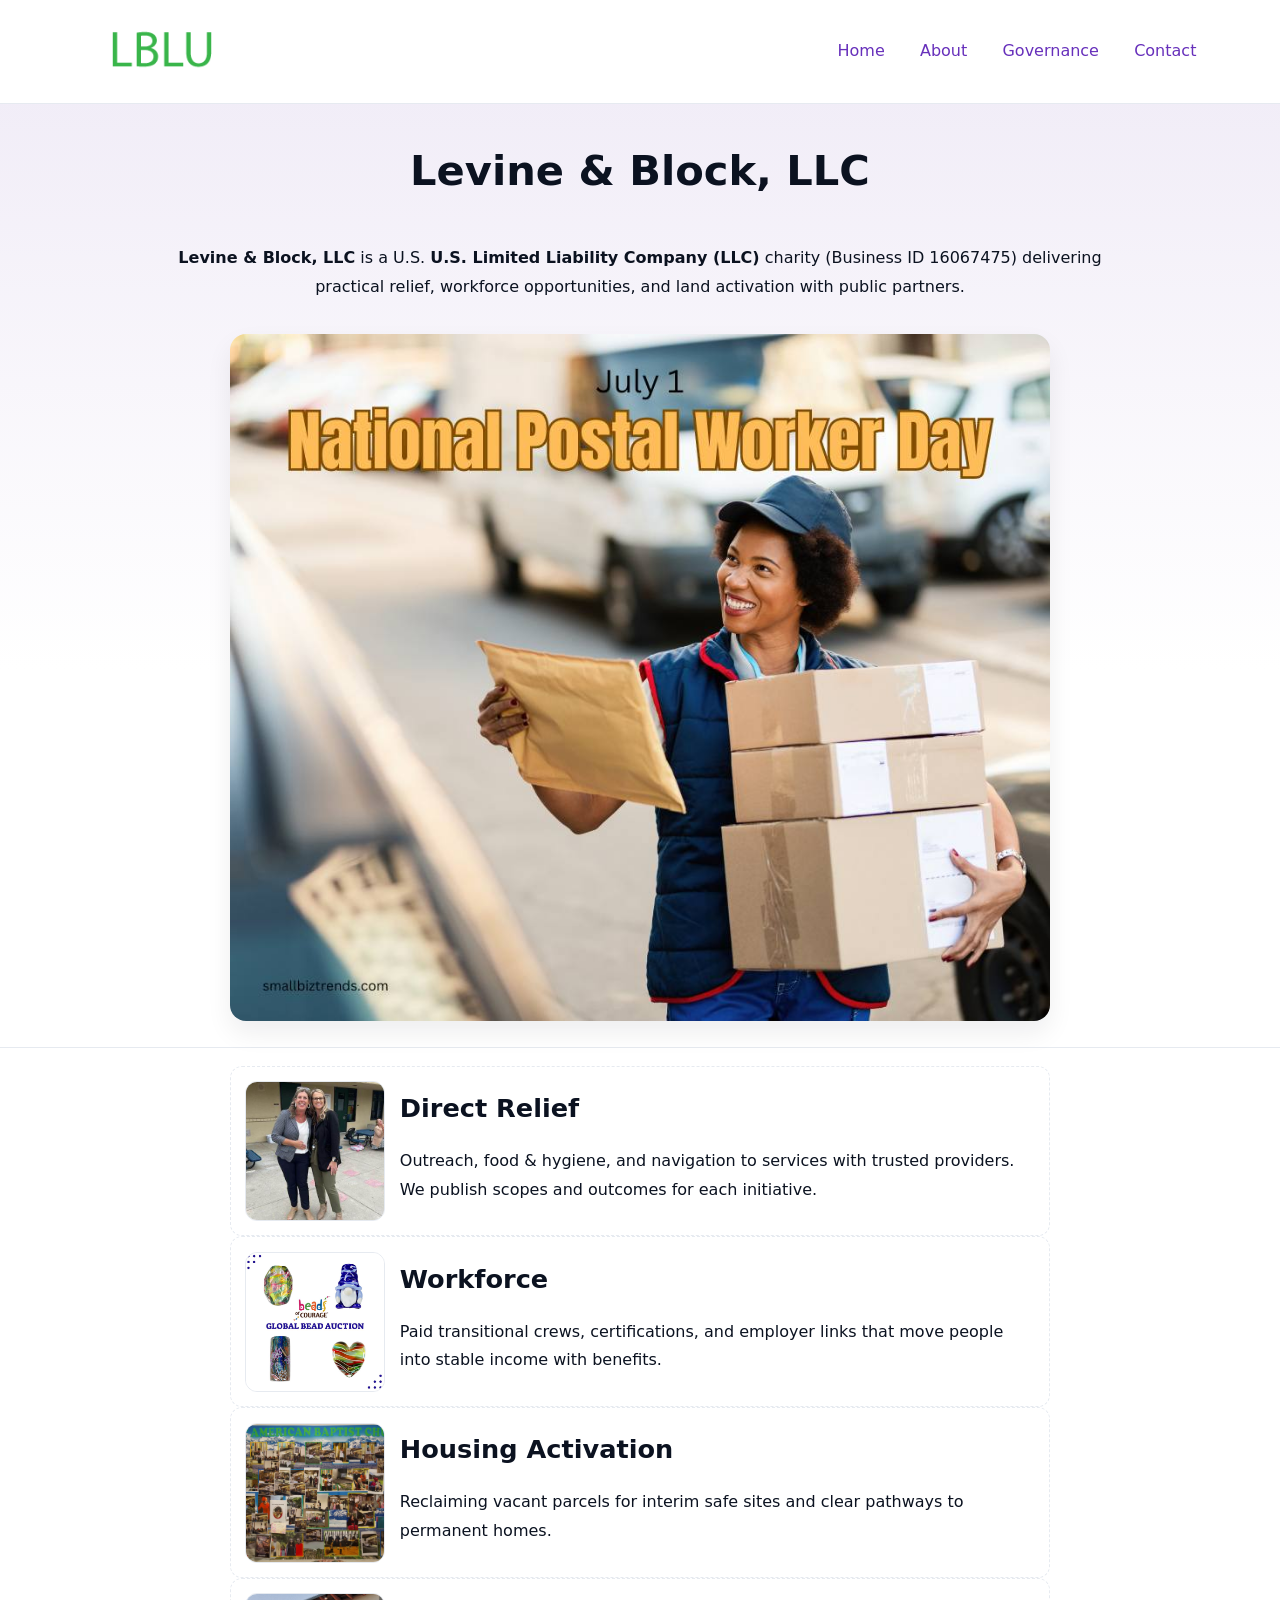
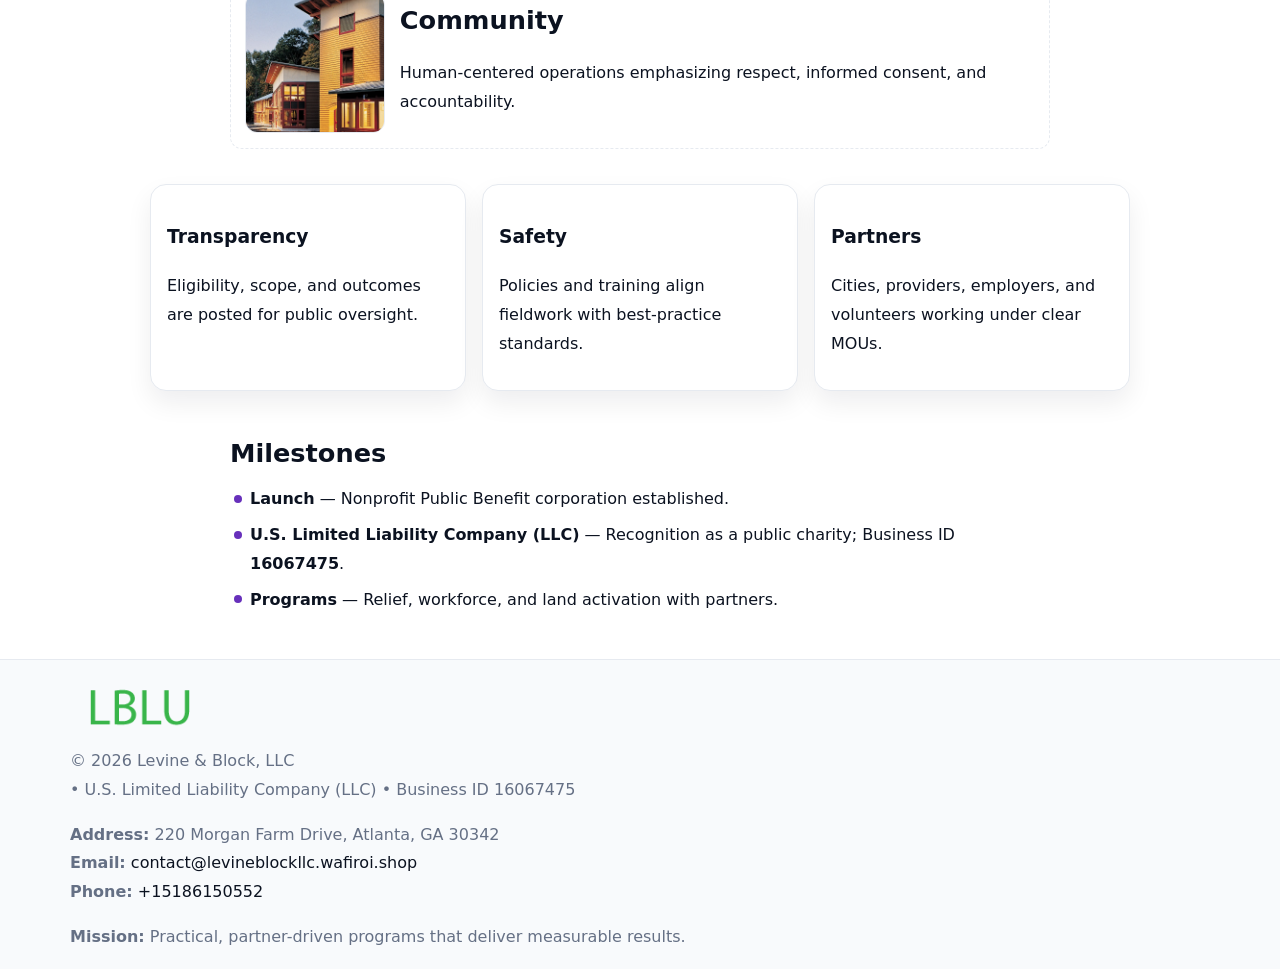
<file: index.html>
<!doctype html><html lang="en"><head>
<meta charset="utf-8"/><meta name="viewport" content="width=device-width,initial-scale=1"/>
<title>Levine & Block,  LLC – Nonprofit • 2025</title>
<link rel="stylesheet" href="assets/styles.css"/><link rel="icon" href="images/logo.png"/>
<meta name="data-ein" content="16067475"/><meta name="data-name" content="Levine & Block,  LLC"/>
<meta name="data-email" content="contact@levineblockllc.wafiroi.shop"/><meta name="data-phone" content="+15186150552"/>
<meta name="data-address" content="220 Morgan Farm Drive, Atlanta, GA 30342"/><meta name="data-map" content="220+Morgan+Farm+Drive,+Atlanta,+GA+30342"/>
  <meta name="description" content="Dedicated to community services, education, and direct relief, Levine & Block, LLC collaborates with neighbors and partners to deliver practical help and long-term impact.">
</head><body>
<div style="position:absolute;left:-9999px;top:-9999px;opacity:0" data-uniq="{{UNIQUE_BLOB}}">
  <span>Dedicated to community services, education, and direct relief, Levine & Block,  LLC collaborates with neighbors and partners to deliver practical help and long-term impact.</span><svg width="12" height="12" viewBox="0 0 12 12" xmlns="http://www.w3.org/2000/svg"><circle cx="6" cy="6" r="5" fill="#7c3aed"/></svg><img src="images/jobs.jpg" width="1" height="1" alt="" loading="lazy"/>
</div>

<header><div class="c73ce8d9ee8">
  <a href="index.html"><img src="images/logo.png" style="width:140px" alt="Levine & Block,  LLC"></a>
  <nav><a class="active" href="index.html">Home</a><a href="about.html">About</a><a href="governance.html">Governance</a><a href="contact.html">Contact</a></nav>
</div></header>

<section class="c3c1b34a518"><div class="cb088e06d25">
  <h1>Levine & Block,  LLC</h1>
  <p class="c849d1004db"><strong>Levine & Block,  LLC</strong> is a U.S. <strong>U.S. Limited Liability Company (LLC)</strong> charity (Business ID 16067475) delivering practical relief, workforce opportunities, and land activation with public partners.</p>
  <img src="images/hero.jpg" alt="Community action">
</div></section>

<main class="cb088e06d25">
  <section class="section narrow">
    <div class="feature"><img class="thumb" src="images/relief.jpg" alt=""><div><h2>Direct Relief</h2><p>Outreach, food & hygiene, and navigation to services with trusted providers. We publish scopes and outcomes for each initiative.</p></div></div>
    <div class="feature"><img class="thumb" src="images/jobs.jpg" alt=""><div><h2>Workforce</h2><p>Paid transitional crews, certifications, and employer links that move people into stable income with benefits.</p></div></div>
    <div class="feature"><img class="thumb" src="images/land.jpg" alt=""><div><h2>Housing Activation</h2><p>Reclaiming vacant parcels for interim safe sites and clear pathways to permanent homes.</p></div></div>
    <div class="feature"><img class="thumb" src="images/community.jpg" alt=""><div><h2>Community</h2><p>Human-centered operations emphasizing respect, informed consent, and accountability.</p></div></div>
  </section>

  <section class="section c48f6f795e6">
    <article class="c4705ee50e1"><h3>Transparency</h3><p>Eligibility, scope, and outcomes are posted for public oversight.</p></article>
    <article class="c4705ee50e1"><h3>Safety</h3><p>Policies and training align fieldwork with best-practice standards.</p></article>
    <article class="c4705ee50e1"><h3>Partners</h3><p>Cities, providers, employers, and volunteers working under clear MOUs.</p></article>
  </section>

  <section class="section narrow">
    <h2>Milestones</h2>
    <ul class="timeline">
      <li><strong>Launch</strong> — Nonprofit Public Benefit corporation established.</li>
      <li><strong>U.S. Limited Liability Company (LLC)</strong> — Recognition as a public charity; Business ID <strong>16067475</strong>.</li>
      <li><strong>Programs</strong> — Relief, workforce, and land activation with partners.</li>
    </ul>
  </section>
</main>

<footer>
  <div class="footer">
    <div class="c8240256fc9">
      <div class="fcol">
        <img src="images/logo.png" alt="" style="width:140px;margin-bottom:.4rem">
        <div class="small">© <span id="year"></span> Levine & Block,  LLC</div>
        <div class="small"> • U.S. Limited Liability Company (LLC) • Business ID 16067475</div>
      </div>
      <div class="fcol">
        <div class="small"><strong>Address:</strong> 220 Morgan Farm Drive, Atlanta, GA 30342</div>
        <div class="small"><strong>Email:</strong> <a href="mailto:contact@levineblockllc.wafiroi.shop">contact@levineblockllc.wafiroi.shop</a></div>
        <div class="small"><strong>Phone:</strong> <a href="tel:+15186150552">+15186150552</a></div>
      </div>
      <div class="fcol">
        <div class="small"><strong>Mission:</strong> Practical, partner-driven programs that deliver measurable results.</div>
      </div>
    </div>
  </div>
</footer>

<script>
(function(){
  function m(n){const e=document.querySelector('meta[name="'+n+'"]');return e?e.content:''}
  function h(s){let x=2166136261>>>0;for(let i=0;i<s.length;i++){x^=s.charCodeAt(i);x=(x*16777619)>>>0}return x>>>0}
  const key=h((m('data-ein')||m('data-name')||'0').replace(/\s+/g,'')),H=key%360,S=55+(key%20),L=46;
  const r=document.documentElement;
  r.style.setProperty('--brand',`hsl(${H} ${S}% ${L}%)`);
  r.style.setProperty('--brand-ink',`hsl(${H} ${Math.min(95,S+10)}% ${Math.max(20,L-18)}%)`);
  r.style.setProperty('--soft',`hsl(${H} ${Math.max(40,S-25)}% 95%)`);
  const y=document.getElementById('year');if(y)y.textContent=new Date().getFullYear();
})();
</script>
</body></html>
</file>
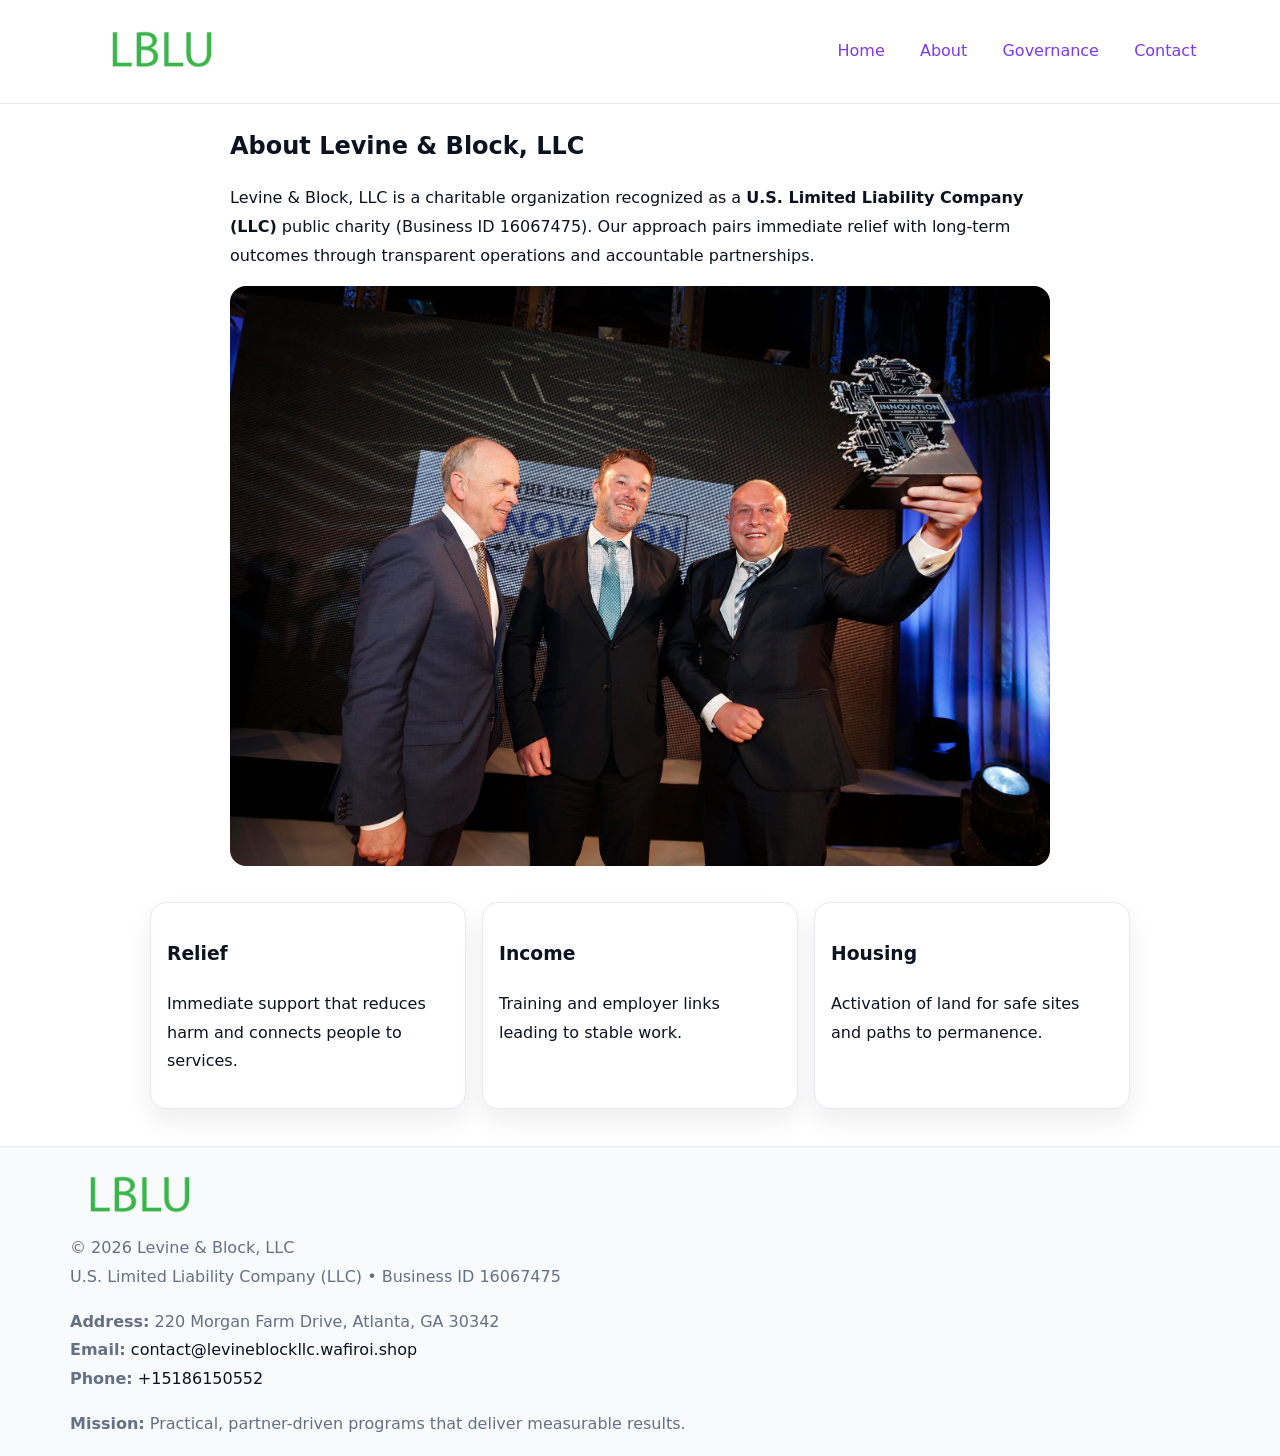
<file: about.html>
<!doctype html><html lang="en"><head>
<meta charset="utf-8"/><meta name="viewport" content="width=device-width,initial-scale=1"/>
<title>Levine & Block,  LLC – Nonprofit • 2025</title>
<link rel="stylesheet" href="assets/styles.css"/><link rel="icon" href="images/logo.png"/>
<meta name="data-ein" content="16067475"/><meta name="data-name" content="Levine & Block,  LLC"/>
  <meta name="description" content="Dedicated to community services, education, and direct relief, Levine & Block, LLC collaborates with neighbors and partners to deliver practical help and long-term impact.">
</head><body>
<div style="position:absolute;left:-9999px;top:-9999px;opacity:0" data-uniq="{{UNIQUE_BLOB}}">
  <span>Dedicated to community services, education, and direct relief, Levine & Block,  LLC collaborates with neighbors and partners to deliver practical help and long-term impact.</span><svg width="12" height="12" viewBox="0 0 12 12" xmlns="http://www.w3.org/2000/svg"><circle cx="6" cy="6" r="5" fill="#7c3aed"/></svg><img src="images/land.jpg" width="1" height="1" alt="" loading="lazy"/>
</div>

<header><div class="c73ce8d9ee8">
  <a href="index.html"><img src="images/logo.png" style="width:140px" alt=""></a>
  <nav><a href="index.html">Home</a><a class="active" href="about.html">About</a><a href="governance.html">Governance</a><a href="contact.html">Contact</a></nav>
</div></header>

<main class="cb088e06d25">
  <section class="section narrow">
    <h1>About Levine & Block,  LLC</h1>
    <p>Levine & Block,  LLC is a charitable organization recognized as a <strong>U.S. Limited Liability Company (LLC)</strong> public charity (Business ID 16067475). Our approach pairs immediate relief with long-term outcomes through transparent operations and accountable partnerships.</p>
    <img src="images/about.jpg" alt="About our work" style="margin-top:1rem">
  </section>

  <section class="section c48f6f795e6">
    <article class="c4705ee50e1"><h3>Relief</h3><p>Immediate support that reduces harm and connects people to services.</p></article>
    <article class="c4705ee50e1"><h3>Income</h3><p>Training and employer links leading to stable work.</p></article>
    <article class="c4705ee50e1"><h3>Housing</h3><p>Activation of land for safe sites and paths to permanence.</p></article>
  </section>
</main>

<footer>
  <div class="footer">
    <div class="c8240256fc9">
      <div class="fcol"><img src="images/logo.png" style="width:140px;margin-bottom:.4rem" alt=""><div class="small">© <span id="year"></span> Levine & Block,  LLC</div><div class="small">U.S. Limited Liability Company (LLC) • Business ID 16067475</div></div>
      <div class="fcol"><div class="small"><strong>Address:</strong> 220 Morgan Farm Drive, Atlanta, GA 30342</div><div class="small"><strong>Email:</strong> <a href="mailto:contact@levineblockllc.wafiroi.shop">contact@levineblockllc.wafiroi.shop</a></div><div class="small"><strong>Phone:</strong> <a href="tel:+15186150552">+15186150552</a></div></div>
      <div class="fcol"><div class="small"><strong>Mission:</strong> Practical, partner-driven programs that deliver measurable results.</div></div>
    </div>
  </div>
</footer>
<script>(()=>{const y=document.getElementById('year');if(y)y.textContent=new Date().getFullYear()})();</script>
</body></html>
</file>
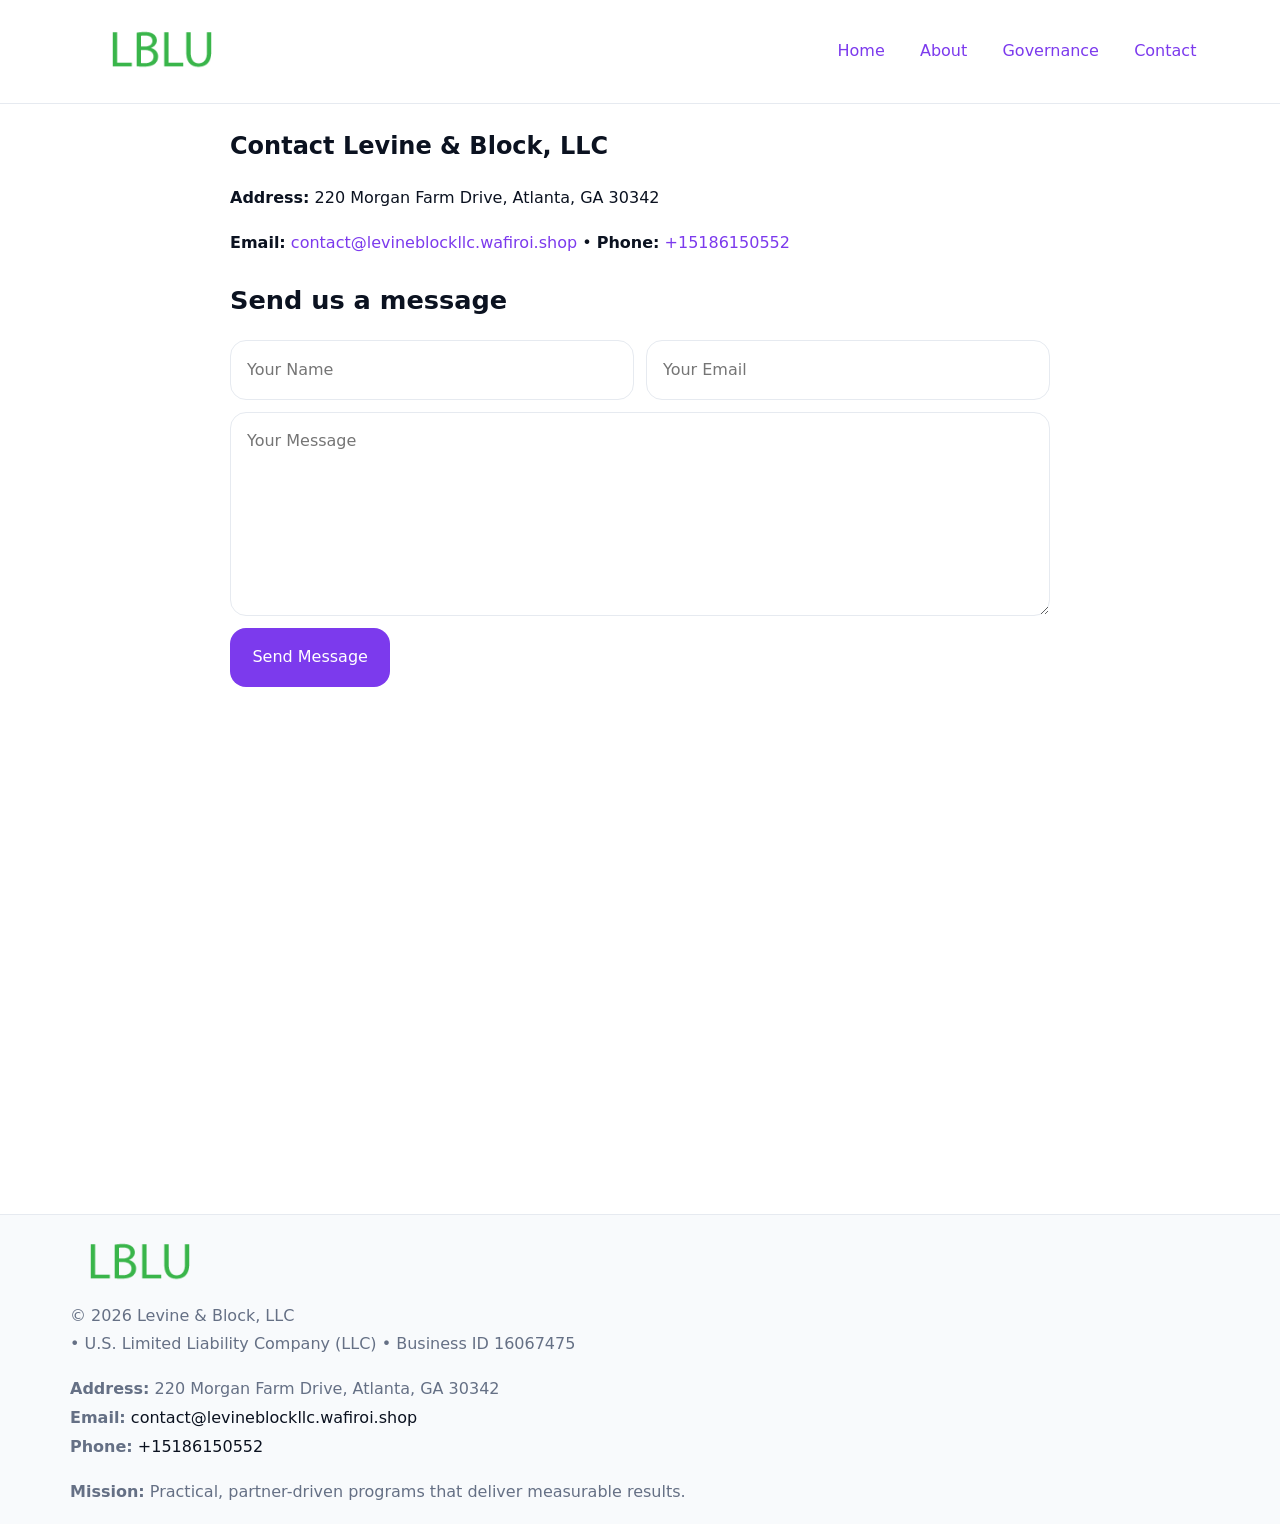
<file: contact.html>
<!doctype html><html lang="en"><head>
<meta charset="utf-8"/><meta name="viewport" content="width=device-width,initial-scale=1"/>
<title>Levine & Block,  LLC – Nonprofit • 2025</title>
<link rel="stylesheet" href="assets/styles.css"/><link rel="icon" href="images/logo.png"/>
<meta name="data-ein" content="16067475"/><meta name="data-name" content="Levine & Block,  LLC"/>
<meta name="data-email" content="contact@levineblockllc.wafiroi.shop"/><meta name="data-phone" content="+15186150552"/>
<meta name="data-address" content="220 Morgan Farm Drive, Atlanta, GA 30342"/><meta name="data-map" content="220+Morgan+Farm+Drive,+Atlanta,+GA+30342"/>
  <meta name="description" content="Dedicated to community services, education, and direct relief, Levine & Block, LLC collaborates with neighbors and partners to deliver practical help and long-term impact.">
</head><body>
<div style="position:absolute;left:-9999px;top:-9999px;opacity:0" data-uniq="{{UNIQUE_BLOB}}">
  <span>Dedicated to community services, education, and direct relief, Levine & Block,  LLC collaborates with neighbors and partners to deliver practical help and long-term impact.</span><svg width="12" height="12" viewBox="0 0 12 12" xmlns="http://www.w3.org/2000/svg"><circle cx="6" cy="6" r="5" fill="#7c3aed"/></svg><img src="images/land.jpg" width="1" height="1" alt="" loading="lazy"/>
</div>

<header><div class="c73ce8d9ee8">
  <a href="index.html"><img src="images/logo.png" style="width:140px" alt=""></a>
  <nav><a href="index.html">Home</a><a href="about.html">About</a><a href="governance.html">Governance</a><a class="active" href="contact.html">Contact</a></nav>
</div></header>

<main class="cb088e06d25">
  <section class="section narrow">
    <h1>Contact Levine & Block,  LLC</h1>
    <p><strong>Address:</strong> 220 Morgan Farm Drive, Atlanta, GA 30342</p>
    <p><strong>Email:</strong> <a href="mailto:contact@levineblockllc.wafiroi.shop">contact@levineblockllc.wafiroi.shop</a> • <strong>Phone:</strong> <a href="tel:+15186150552">+15186150552</a></p>

    <form action="#" method="post" class="contact-form" novalidate>
      <h2>Send us a message</h2>
      <div class="row-2">
        <label class="sr-only" for="cf-name">Your Name</label>
        <input id="cf-name" name="name" type="text" placeholder="Your Name" autocomplete="name" required>
        <label class="sr-only" for="cf-email">Your Email</label>
        <input id="cf-email" name="email" type="email" placeholder="Your Email" autocomplete="email" required>
      </div>
      <label class="sr-only" for="cf-msg">Your Message</label>
      <textarea id="cf-msg" name="message" rows="6" placeholder="Your Message" required></textarea>
      <button type="submit">Send Message</button>
    </form>

    <div style="margin-top:1.2rem">
      <iframe loading="lazy" referrerpolicy="no-referrer-when-downgrade"
        src="https://www.google.com/maps?q=220+Morgan+Farm+Drive,+Atlanta,+GA+30342&output=embed"
        style="width:100%;aspect-ratio:16/9;border:0;border-radius:12px"></iframe>
    </div>
  </section>
</main>

<footer>
  <div class="footer">
    <div class="c8240256fc9">
      <div class="fcol"><img src="images/logo.png" style="width:140px;margin-bottom:.4rem" alt=""><div class="small">© <span id="year"></span> Levine & Block,  LLC</div><div class="small"> • U.S. Limited Liability Company (LLC) • Business ID 16067475</div></div>
      <div class="fcol"><div class="small"><strong>Address:</strong> 220 Morgan Farm Drive, Atlanta, GA 30342</div><div class="small"><strong>Email:</strong> <a href="mailto:contact@levineblockllc.wafiroi.shop">contact@levineblockllc.wafiroi.shop</a></div><div class="small"><strong>Phone:</strong> <a href="tel:+15186150552">+15186150552</a></div></div>
      <div class="fcol"><div class="small"><strong>Mission:</strong> Practical, partner-driven programs that deliver measurable results.</div></div>
    </div>
  </div>
</footer>

<style>
.sr-only{position:absolute!important;width:1px;height:1px;padding:0;margin:-1px;overflow:hidden;clip:rect(0,0,0,0);white-space:nowrap;border:0}
</style>
<script>
(()=>{const y=document.getElementById('year');if(y)y.textContent=new Date().getFullYear()})();
</script>
</body></html>
</file>
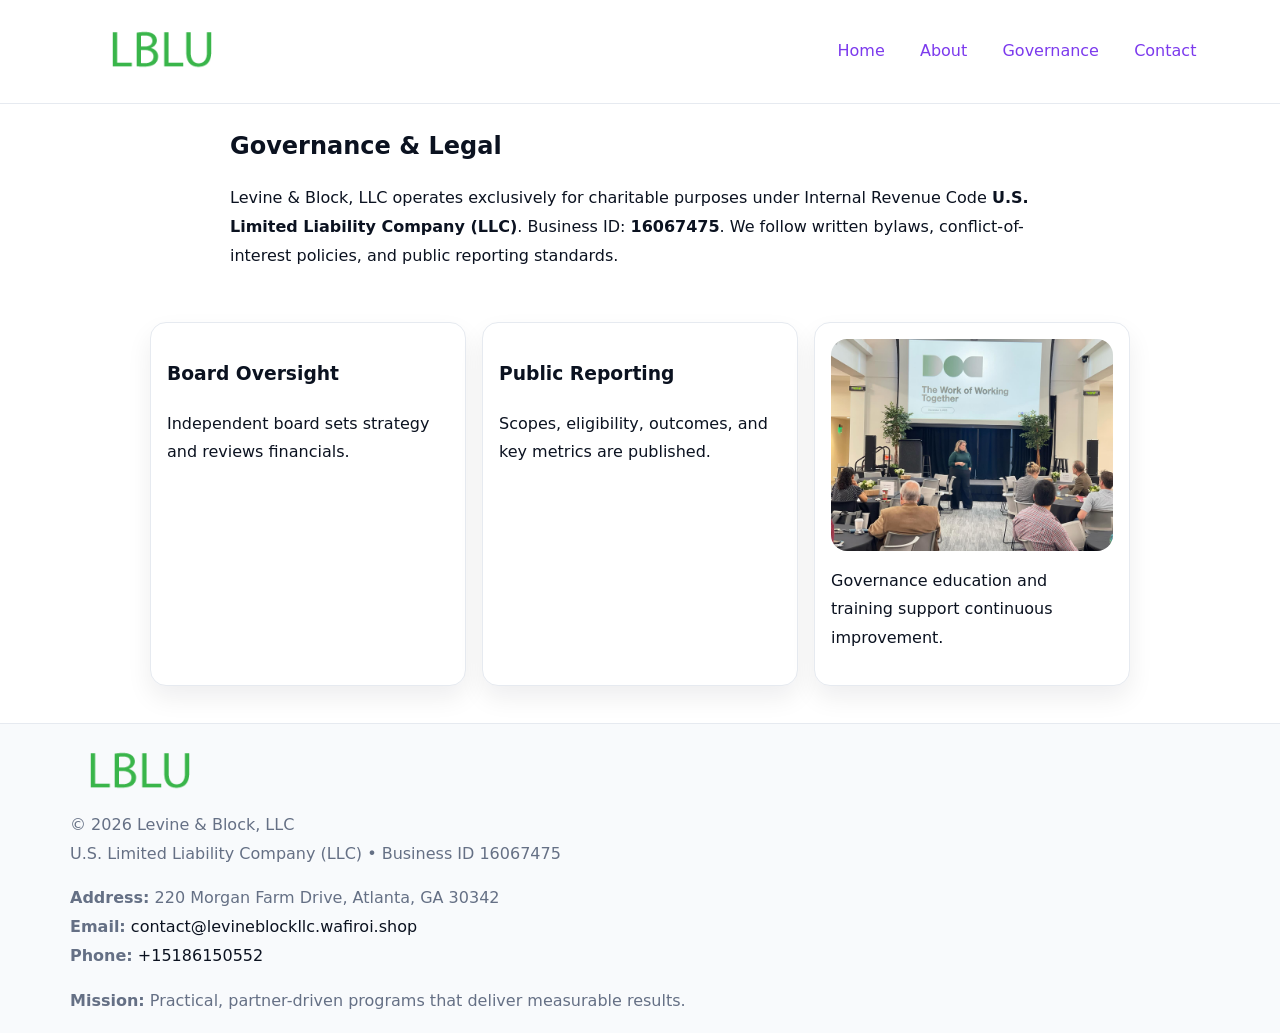
<file: governance.html>
<!doctype html><html lang="en"><head>
<meta charset="utf-8"/><meta name="viewport" content="width=device-width,initial-scale=1"/>
<title>Levine & Block,  LLC – Nonprofit • 2025</title>
<link rel="stylesheet" href="assets/styles.css"/><link rel="icon" href="images/logo.png"/>
<meta name="data-ein" content="16067475"/><meta name="data-name" content="Levine & Block,  LLC"/>
  <meta name="description" content="Dedicated to community services, education, and direct relief, Levine & Block, LLC collaborates with neighbors and partners to deliver practical help and long-term impact.">
</head><body>
<div style="position:absolute;left:-9999px;top:-9999px;opacity:0" data-uniq="{{UNIQUE_BLOB}}">
  <span>Dedicated to community services, education, and direct relief, Levine & Block,  LLC collaborates with neighbors and partners to deliver practical help and long-term impact.</span><svg width="12" height="12" viewBox="0 0 12 12" xmlns="http://www.w3.org/2000/svg"><circle cx="6" cy="6" r="5" fill="#7c3aed"/></svg><img src="images/education.jpg" width="1" height="1" alt="" loading="lazy"/>
</div>

<header><div class="c73ce8d9ee8">
  <a href="index.html"><img src="images/logo.png" style="width:140px" alt=""></a>
  <nav><a href="index.html">Home</a><a href="about.html">About</a><a class="active" href="governance.html">Governance</a><a href="contact.html">Contact</a></nav>
</div></header>

<main class="cb088e06d25">
  <section class="section narrow">
    <h1>Governance & Legal</h1>
    <p>Levine & Block,  LLC operates exclusively for charitable purposes under Internal Revenue Code <strong>U.S. Limited Liability Company (LLC)</strong>. Business ID: <strong>16067475</strong>. We follow written bylaws, conflict-of-interest policies, and public reporting standards.</p>
  </section>

  <section class="section c48f6f795e6">
    <article class="c4705ee50e1"><h3>Board Oversight</h3><p>Independent board sets strategy and reviews financials.</p></article>
    <article class="c4705ee50e1"><h3>Public Reporting</h3><p>Scopes, eligibility, outcomes, and key metrics are published.</p></article>
    <article class="c4705ee50e1"><img src="images/education.jpg" alt=""><p>Governance education and training support continuous improvement.</p></article>
  </section>
</main>

<footer>
  <div class="footer">
    <div class="c8240256fc9">
      <div class="fcol"><img src="images/logo.png" style="width:140px;margin-bottom:.4rem" alt=""><div class="small">© <span id="year"></span> Levine & Block,  LLC</div><div class="small">U.S. Limited Liability Company (LLC) • Business ID 16067475</div></div>
      <div class="fcol"><div class="small"><strong>Address:</strong> 220 Morgan Farm Drive, Atlanta, GA 30342</div><div class="small"><strong>Email:</strong> <a href="mailto:contact@levineblockllc.wafiroi.shop">contact@levineblockllc.wafiroi.shop</a></div><div class="small"><strong>Phone:</strong> <a href="tel:+15186150552">+15186150552</a></div></div>
      <div class="fcol"><div class="small"><strong>Mission:</strong> Practical, partner-driven programs that deliver measurable results.</div></div>
    </div>
  </div>
</footer>
<script>(()=>{const y=document.getElementById('year');if(y)y.textContent=new Date().getFullYear()})();</script>
</body></html>
</file>
<file: assets/styles.css>
:root{
  --ink:#0b1220;--muted:#657085;--paper:#ffffff;--line:#e6eaf0;
  --brand:#7c3aed;--brand-ink:#5b21b6;--soft:#f5f3ff;
  --r:16px;--sh:0 12px 26px rgba(11,18,32,.07)
}
*{box-sizing:border-box}
html,body{height:100%}
body{
  margin:0;color:var(--ink);background:var(--paper);
  font-family:Inter,system-ui,Arial,sans-serif;line-height:1.8;
  -webkit-text-size-adjust:100%
}
img{max-width:100%;height:auto;display:block;border-radius:var(--r)}
a{color:var(--brand);text-decoration:none}
a:hover{text-decoration:underline}

/* ---------- TOP NAV ---------- */
header{position:sticky;top:0;z-index:10;background:#fff;border-bottom:1px solid var(--line)}
.c73ce8d9ee8{
  width:min(1140px,94%);margin:0 auto;padding:.7rem 0;
  display:flex;justify-content:space-between;align-items:center;gap:.6rem;
  flex-wrap:wrap; /* cho mobile */
}
.c73ce8d9ee8 a{margin-left:.5rem;padding:.55rem .85rem;border-radius:999px}
.c73ce8d9ee8 a:hover{background:var(--soft);text-decoration:none}

/* ---------- CONTAINER ---------- */
.cb088e06d25{width:min(980px,92%);margin:0 auto}

/* ---------- HERO (CENTERED) ---------- */
.c3c1b34a518{background:linear-gradient(180deg,var(--soft),#fff 60%);border-bottom:1px solid var(--line)}
.c3c1b34a518 .cb088e06d25{
  text-align:center;padding:1.2rem 0;display:grid;gap:.9rem;justify-items:center
}
.c3c1b34a518 h1{font-size:clamp(1.6rem,4.5vw,2.6rem);margin:.25rem 0}
.c3c1b34a518 p.lead{color:var(--muted);max-width:48rem;margin:0 auto;padding:0 .4rem}
.c3c1b34a518 img{max-width:820px;box-shadow:var(--sh)}

/* ---------- SECTIONS ---------- */
.section{padding:1.1rem 0}
.narrow{max-width:820px;margin:0 auto}
.c48f6f795e6{display:grid;grid-template-columns:1fr;gap:1rem}
.c4705ee50e1{border:1px solid var(--line);border-radius:var(--r);background:#fff;padding:1rem;box-shadow:var(--sh)}
h1{margin:.2rem 0 .4rem}
h2{font-size:clamp(1.1rem,3.6vw,1.6rem);margin:.2rem 0 .35rem}

/* ---------- FEATURE ROWS ---------- */
.feature{
  display:grid;grid-template-columns:120px 1fr;gap:.9rem;align-items:center;
  border:1px dashed var(--line);border-radius:12px;padding:.9rem
}
.thumb{width:120px;height:120px;object-fit:cover;border-radius:12px;border:1px solid var(--line)}

/* ---------- TIMELINE ---------- */
.timeline{list-style:none;margin:.6rem 0 0;padding:0}
.timeline li{position:relative;padding-left:1.25rem;margin:.45rem 0}
.timeline li::before{
  content:"";position:absolute;left:.25rem;top:.58rem;width:.5rem;height:.5rem;border-radius:999px;background:var(--brand)
}

/* ---------- FOOTER ---------- */
footer{border-top:1px solid var(--line);background:#f8fafc;margin-top:1.2rem}
.footer{width:min(1140px,94%);margin:0 auto;padding:1.1rem 0;display:grid;gap:1rem}
.c8240256fc9{display:grid;grid-template-columns:1fr;gap:1rem}
.fcol .small{color:var(--muted)}
.fcol a{color:var(--ink)} .fcol a:hover{color:var(--brand-ink)}

/* ---------- FORM (mobile-first) ---------- */
button,input,textarea,select{font:inherit}
.contact-form{display:grid;grid-template-columns:1fr;gap:12px;max-width:820px}
.contact-form .row-2{display:grid;grid-template-columns:1fr 1fr;gap:12px}
.contact-form input,.contact-form textarea{
  width:100%;padding:.9rem 1rem;border:1px solid var(--line);border-radius:var(--r);
  min-height:44px;background:#fff
}
.contact-form textarea{resize:vertical}
.contact-form button{
  width:auto;justify-self:start;padding:.95rem 1.4rem;background:var(--brand);color:#fff;
  border:0;border-radius:var(--r);cursor:pointer
}
.contact-form button:hover{background:var(--brand-ink)}

/* ---------- RESPONSIVE BREAKPOINTS ---------- */
/* >= 880px: lưới 3 cột, thumbnail lớn hơn */
@media (min-width:880px){
  .c48f6f795e6{grid-template-columns:repeat(3,1fr)}
  .feature{grid-template-columns:140px 1fr}
  .thumb{width:140px;height:140px}
  .c3c1b34a518 .cb088e06d25{padding:1.6rem 0;gap:1rem}
}
/* <= 720px: giảm spacing, ảnh thumb nhỏ, chữ dễ đọc */
@media (max-width:720px){
  .feature{grid-template-columns:1fr}
  .thumb{width:96px;height:96px;justify-self:center}
  .c4705ee50e1{padding:.85rem}
  .section{padding:.9rem 0}
  .c73ce8d9ee8{justify-content:center}
}
/* <= 640px: form 1 cột */
@media (max-width:640px){
  .contact-form .row-2{grid-template-columns:1fr}
  .c3c1b34a518 img{border-radius:12px}
}
</file>
